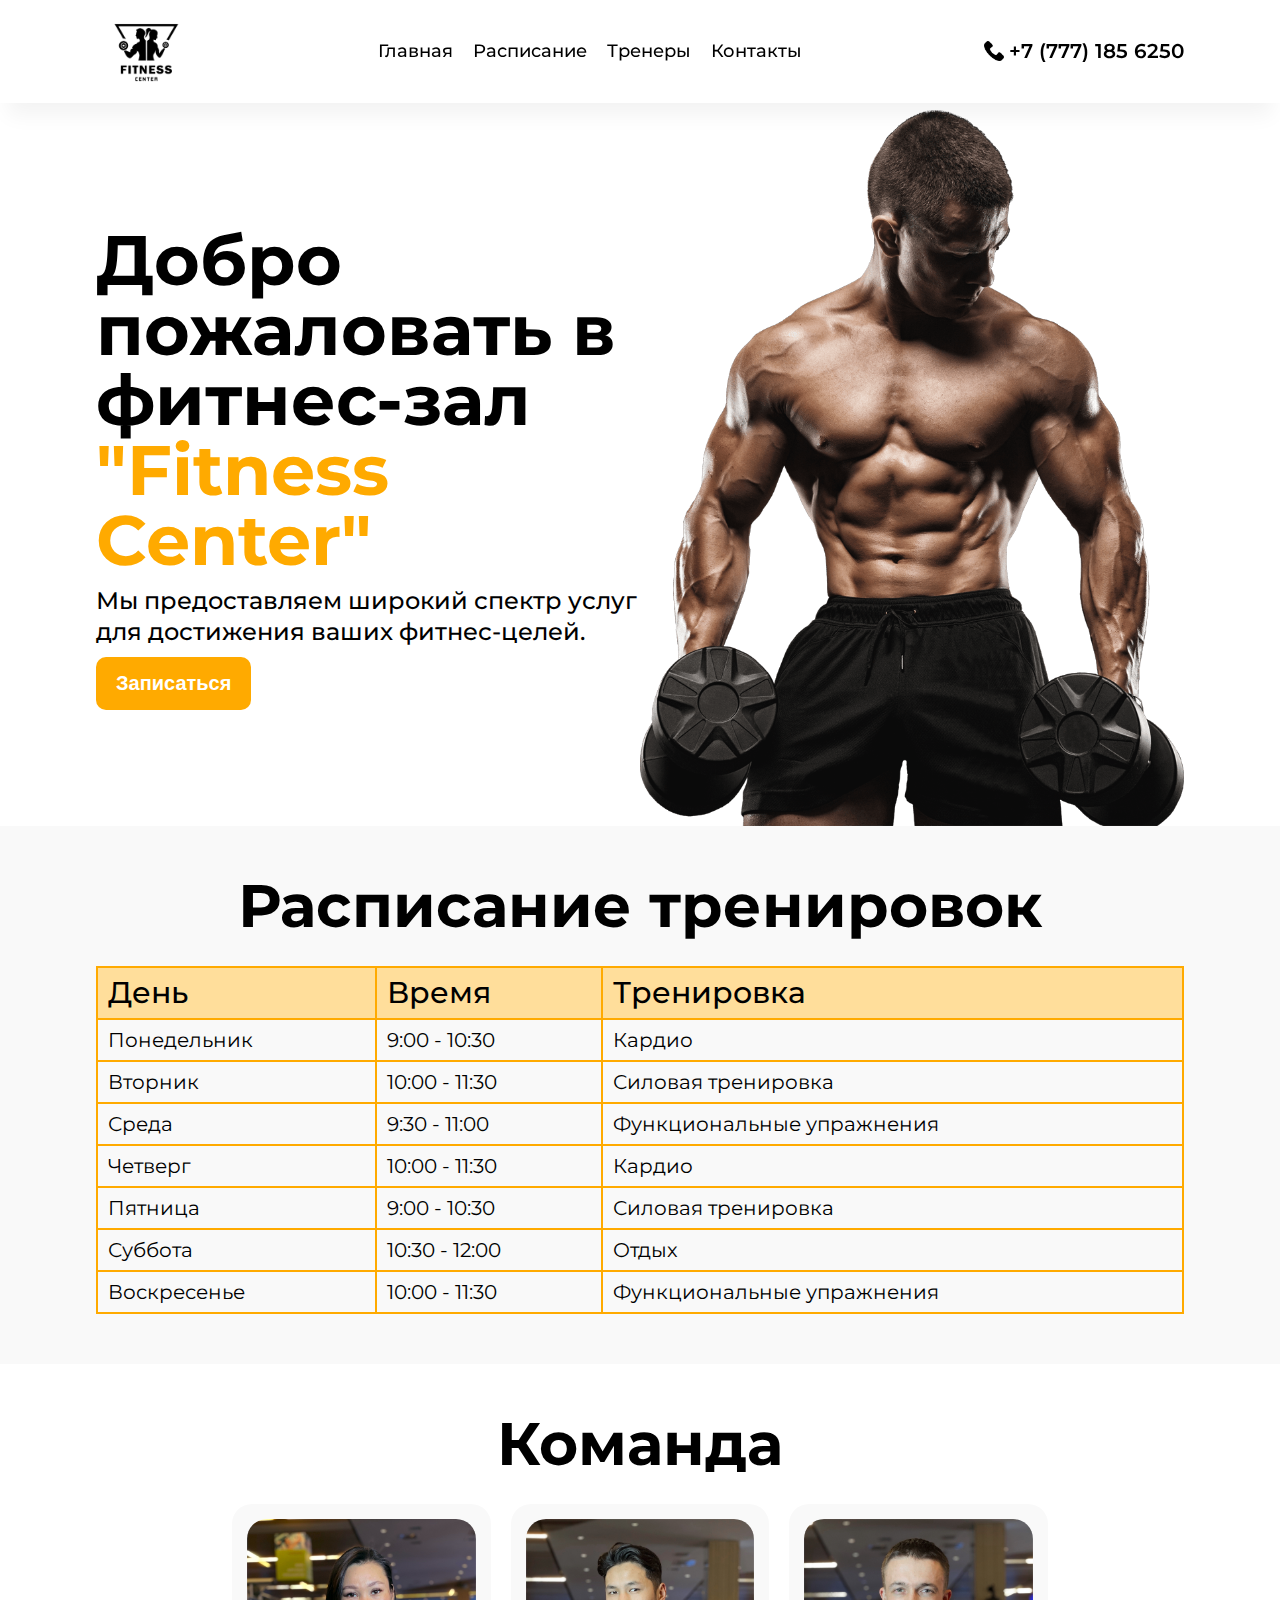
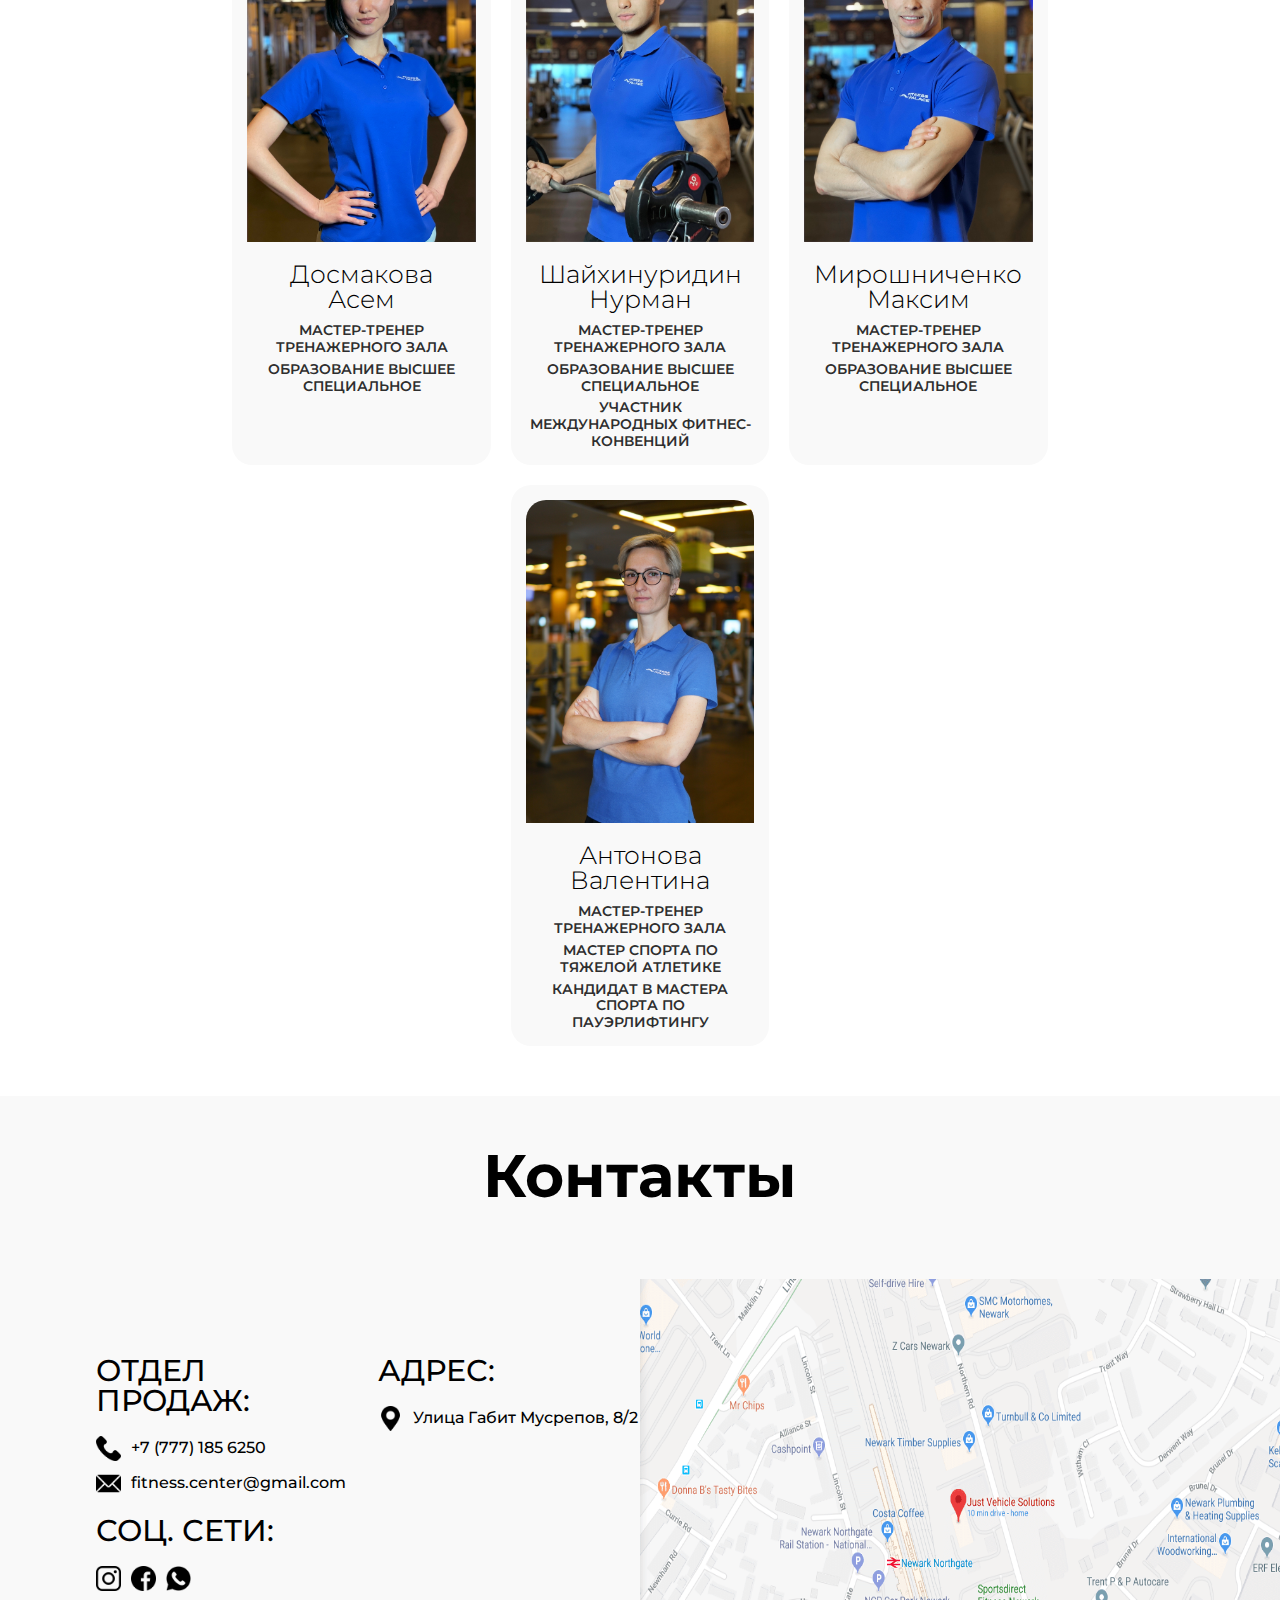
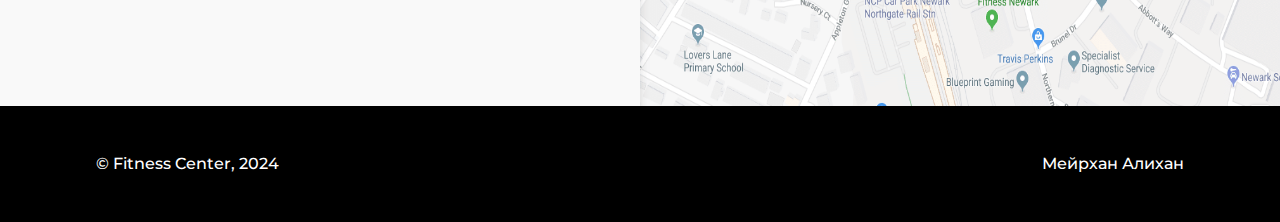
<file: index.html>
<!DOCTYPE html>
<html lang="en">

<head>
    <meta charset="UTF-8">
    <meta name="viewport" content="width=device-width, initial-scale=1.0">
    <title>Fitness Center</title>
    <link rel="stylesheet" href="reset.css">
    <link rel="stylesheet" href="style.css">
    <link rel="shortcut icon" href="images/logo-bg.png" type="image/x-icon">
</head>

<body>
    <header class="header">
        <div class="header__container">
            <nav class="header__nav">
                <a class="header__logo" href="/">
                    <img src="images/logo.png" alt="Logo">
                </a>
                <ul class="header__list">
                    <li class="header__list-item">
                        <a href="#hero">Главная</a>
                    </li>
                    <li class="header__list-item">
                        <a href="#schedule">Расписание</a>
                    </li>
                    <li class="header__list-item">
                        <a href="#team">Тренеры</a>
                    </li>
                    <li class="header__list-item">
                        <a href="#contacts">Контакты</a>
                    </li>
                </ul>
                <a href="tel:+77771856250" class="header__phone">
                    <img src="images/phone-call_597177.png" alt="">
                    +7 (777) 185 6250
                </a>
            </nav>
        </div>
    </header>
    <main>
        <section class="hero" id="hero">
            <div class="hero__container">
                <div class="hero__text">
                    <h1>Добро пожаловать в фитнес-зал <span>"Fitness Center"</span></h1>
                    <p>Мы предоставляем широкий спектр услуг для достижения ваших фитнес-целей.</p>
                    <button class="primary-btn">
                        <a href="tel:123-456-7890">
                            Записаться
                        </a>
                    </button>
                </div>
                <img src="images/hero.png" alt="hero image">
            </div>
        </section>
        <section class="schedule" id="schedule">
            <div class="schedule__container">
                <h2>Расписание тренировок</h2>
                <table>
                    <thead>
                        <tr>
                            <th>День</th>
                            <th>Время</th>
                            <th>Тренировка</th>
                        </tr>
                    </thead>
                    <tbody>
                        <tr>
                            <td>Понедельник</td>
                            <td>9:00 - 10:30</td>
                            <td>Кардио</td>
                        </tr>
                        <tr>
                            <td>Вторник</td>
                            <td>10:00 - 11:30</td>
                            <td>Силовая тренировка</td>
                        </tr>
                        <tr>
                            <td>Среда</td>
                            <td>9:30 - 11:00</td>
                            <td>Функциональные упражнения</td>
                        </tr>
                        <tr>
                            <td>Четверг</td>
                            <td>10:00 - 11:30</td>
                            <td>Кардио</td>
                        </tr>
                        <tr>
                            <td>Пятница</td>
                            <td>9:00 - 10:30</td>
                            <td>Силовая тренировка</td>
                        </tr>
                        <tr>
                            <td>Суббота</td>
                            <td>10:30 - 12:00</td>
                            <td>Отдых</td>
                        </tr>
                        <tr>
                            <td>Воскресенье</td>
                            <td>10:00 - 11:30</td>
                            <td>Функциональные упражнения</td>
                        </tr>
                    </tbody>
                </table>
            </div>
        </section>
        <section class="team" id="team">
            <div class="team__container">
                <h2>Команда</h2>
                <div class="team__coaches">
                    <div class="team__coach">
                        <img src="images/Dosmakova-Asem.jpg" alt="Досмакова Асем">
                        <div class="team__text">
                            <h3>Досмакова <br> Асем</h3>
                            <ul>
                                <li>МАСТЕР-ТРЕНЕР ТРЕНАЖЕРНОГО ЗАЛА</li>
                                <li>ОБРАЗОВАНИЕ ВЫСШЕЕ СПЕЦИАЛЬНОЕ</li>
                            </ul>
                        </div>
                    </div>
                    <div class="team__coach">
                        <img src="images/Shajhinuridin-Nurman.jpg" alt="Шайхинуридин Нурман">
                        <div class="team__text">
                            <h3>Шайхинуридин <br> Нурман</h3>
                            <ul>
                                <li>МАСТЕР-ТРЕНЕР ТРЕНАЖЕРНОГО ЗАЛА</li>
                                <li>ОБРАЗОВАНИЕ ВЫСШЕЕ СПЕЦИАЛЬНОЕ</li>
                                <li>УЧАСТНИК МЕЖДУНАРОДНЫХ ФИТНЕС-КОНВЕНЦИЙ</li>
                            </ul>
                        </div>
                    </div>
                    <div class="team__coach">
                        <img src="images/Miroshnichenko-Maksim.jpg" alt="Мирошниченко Максим">
                        <div class="team__text">
                            <h3>Мирошниченко <br> Максим</h3>
                            <ul>
                                <li>МАСТЕР-ТРЕНЕР ТРЕНАЖЕРНОГО ЗАЛА</li>
                                <li>ОБРАЗОВАНИЕ ВЫСШЕЕ СПЕЦИАЛЬНОЕ</li>
                            </ul>
                        </div>
                    </div>
                    <div class="team__coach">
                        <img src="images/Антонова-Валентина.jpg" alt="Антонова Валентина">
                        <div class="team__text">
                            <h3>Антонова <br> Валентина</h3>
                            <ul>
                                <li>МАСТЕР-ТРЕНЕР ТРЕНАЖЕРНОГО ЗАЛА</li>
                                <li>МАСТЕР СПОРТА ПО ТЯЖЕЛОЙ АТЛЕТИКЕ</li>
                                <li>КАНДИДАТ В МАСТЕРА СПОРТА ПО ПАУЭРЛИФТИНГУ</li>
                            </ul>
                        </div>
                    </div>
                </div>
            </div>
        </section>
        <section class="contacts" id="contacts">
            <a href="https://2gis.kz/astana/firm/70000001018127521">
                <img class="contacts__map" src="images/Google-Maps-Tips.png" alt="Карта">
            </a>
            <div class="contacts__container">
                <h2>Контакты</h2>
                <div class="contacts__grid">
                    <div class="contacts__grid-item">
                        <h3>ОТДЕЛ ПРОДАЖ:</h3>
                        <ul>
                            <li>
                                <a href="tel:+77771856250">
                                    <img src="images/phone-call_597177.png" alt="">
                                    +7 (777) 185 6250
                                </a>
                            </li>
                            <li>
                                <a href="mailto:fitness.center@gmail.com">
                                    <img src="images/email_542689.png" alt="">
                                    fitness.center@gmail.com
                                </a>
                            </li>
                        </ul>
                    </div>
                    <div class="contacts__grid-item">
                        <h3>АДРЕС:</h3>
                        <ul>
                            <li>
                                <img src="images/location_4315546.png" alt="">
                                Улица Габит Мусрепов, 8/2
                            </li>
                        </ul>
                    </div>
                    <div class="contacts__grid-item social">
                        <h3>СОЦ. СЕТИ:</h3>
                        <ul>
                            <li>
                                <a href="https://www.instagram.com/fitness-center/">
                                    <img src="images/instagram_717392.png" alt="">
                                </a>
                            </li>
                            <li>
                                <a href="https://www.facebook.com/fitness-center/">
                                    <img src="images/facebook_1384005.png" alt="">
                                </a>
                            </li>
                            <li>
                                <a href="https://api.whatsapp.com/send?phone=77771856250">
                                    <img src="images/call_4630194.png" alt="">
                                </a>
                            </li>
                        </ul>
                    </div>
                </div>
            </div>
        </section>
    </main>
    <footer class="footer">
        <div class="footer__container">
            <p>&copy; Fitness Center, 2024</p>
            <p>Мейрхан Алихан</p>
        </div>
    </footer>
</body>

</html>
</file>
<file: style.css>
@import url('https://fonts.googleapis.com/css2?family=Montserrat:ital,wght@0,100..900;1,100..900&display=swap');

:root {
    --white: #FFFFFF;
    --black: #000000;
    --yellow: #ffaa00;
    --yellow-light: #ffde9b;
    --yellow-dark: #d78f00;
    --gray: #2e2e2e;
}

html {
    scroll-behavior: smooth;
}

body {
    display: flex;
    flex-direction: column;
    width: 100%;
    height: 100%;
    font-family: "Montserrat", sans-serif;
}

section {
    padding: 50px 0;
}

section:nth-of-type(2n) {
    background-color: #f9f9f9;
}

[class*="__container"] {
    max-width: 85%;
    margin: 0 auto;
}

[class*="-btn"] {
    font-size: 20px;
    font-weight: 600;
    padding: 15px 20px;
    border-radius: 10px;
    transition: .4s;
}

[class*="-btn"]:hover {
    transform: scale(1.1);
}

.primary-btn {
    color: var(--white);
    background-color: var(--yellow);
}

.primary-btn a {
    color: var(--white);
}

.primary-btn:hover {
    background-color: var(--yellow-dark);
}

.header {
    -webkit-box-shadow: 0px 20px 20px -8px rgba(0, 0, 0, 0.05);
    -moz-box-shadow: 0px 20px 20px -8px rgba(0, 0, 0, 0.05);
    box-shadow: 0px 20px 20px -8px rgba(0, 0, 0, 0.05);
    background: rgba(255, 255, 255, 0.7);
    position: fixed;
    top: 0;
    left: 0;
    right: 0;
    z-index: 999;
    backdrop-filter: blur(10px);
}

.header__nav {
    display: flex;
    align-items: center;
    justify-content: space-between;
}

.header__logo img {
    width: 100px;
    border-radius: 50%;
}

.header__list {
    display: flex;
    align-items: center;
    gap: 20px;
}

.header__list-item a {
    color: var(--black);
    font-size: 18px;
    font-weight: 500;
    transition: .2s;
}

.header__list-item a:hover {
    font-weight: 600;
    color: var(--yellow);
}

.header__phone {
    display: flex;
    align-items: center;
    gap: 5px;
    color: var(--black);
    font-size: 20px;
    font-weight: 600;
    transition: .2s;
}

.header__phone:hover {
    color: var(--yellow);
}

.header__phone img {
    width: 20px;
}

main {
    margin-top: 60px;
    flex: 1 1 auto;
}

.hero {
    padding-bottom: 0;
}

.hero__container {
    display: flex;
    align-items: center;
    justify-content: space-between;
}

.hero__container img {
    width: 50%;
}

.hero__text {
    display: flex;
    align-items: flex-start;
    flex-direction: column;
    gap: 10px;
}

.hero__text h1 {
    font-size: 70px;
    font-weight: 700;
}

.hero__text h1 span {
    color: var(--yellow);
}

.hero__text p {
    font-size: 24px;
    font-weight: 500;
    line-height: 1.3;
}

.schedule__container {
    display: flex;
    flex-direction: column;
    gap: 30px;
}

h2 {
    font-size: 60px;
    font-weight: 700;
    text-align: center;
}

table {
    width: 100%;
    border-collapse: collapse;
}

th, td {
    font-size: 20px;
    border: 2px solid var(--yellow);
    padding: 10px;
    text-align: left;
}

th {
    font-size: 30px;
    font-weight: 500;
    background-color: var(--yellow-light);
}

.team__container {
    display: flex;
    flex-direction: column;
    gap: 30px;
}

.team__coaches {
    display: flex;
    justify-content: center;
    gap: 20px;
    flex-wrap: wrap;
}

.team__coach {
    display: flex;
    flex-direction: column;
    gap: 20px;
    max-width: 21%;
    background-color: #f9f9f9;
    border-radius: 20px;
    padding: 15px;
}

.team__coach img {
    width: 100%;
    border-radius: 20px 20px 0 0;
}

.team__text {
    display: flex;
    flex-direction: column;
    align-items: center;
    gap: 10px;
}

.team__text h3 {
    text-align: center;
    font-size: 25px;
    font-weight: 300;
}

.team__text ul {
    display: flex;
    flex-direction: column;
    align-items: center;
    gap: 5px;
}

.team__text ul li {
    text-align: center;
    font-weight: 600;
    font-size: 14px;
    color: var(--gray);
    line-height: 1.2;
}

.contacts {
    position: relative;
}

.contacts__map {
    width: 50%;
    height: 70%;
    position: absolute;
    right: 0;
    bottom: 0;
}

.contacts__map:hover {
    opacity: 0.7;
}

.contacts__container {
    display: flex;
    flex-direction: column;
    gap: 150px;
}

.contacts__grid {
    width: 50%;
    display: grid;
    grid-template-columns: repeat(2, 1fr);
    grid-template-rows: repeat(2, 1fr);
    gap: 20px;
}

.contacts__grid-item {
    display: flex;
    flex-direction: column;
    gap: 20px;
}

.contacts__grid-item h3 {
    font-size: 30px;
    font-weight: 500;
}

.contacts__grid-item ul {
    display: flex;
    flex-direction: column;
    gap: 10px;
}

.contacts__grid-item.social ul {
    flex-direction: row;
}

.contacts__grid-item ul li, .contacts__grid-item ul li a {
    display: flex;
    align-items: center;
    gap: 10px;
    color: var(--black);
    font-weight: 500;
    transition: .2s;
}

.contacts__grid-item ul li a:hover {
    color: var(--yellow);
}

.contacts__grid-item ul li img {
    width: 25px;
}

.footer {
    padding: 50px 0;
    background-color: var(--black);
}

.footer__container {
    display: flex;
    align-items: center;
    justify-content: space-between;
    font-weight: 500;
    color: var(--white);
}
</file>
